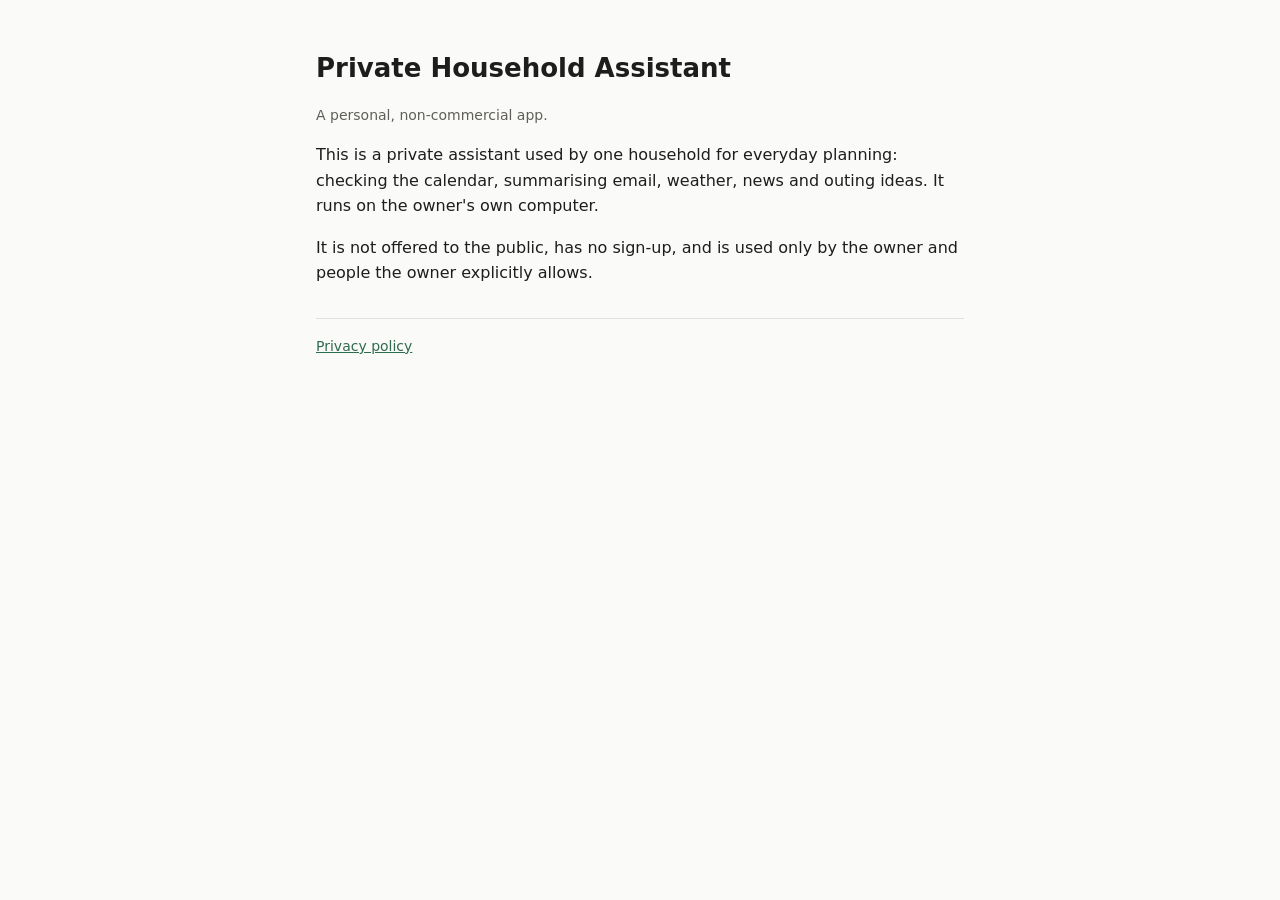
<file: index.html>
<!doctype html>
<html lang="en">
<head>
<meta charset="utf-8">
<meta name="viewport" content="width=device-width, initial-scale=1">
<title>Private Household Assistant</title>
<link rel="stylesheet" href="style.css">
</head>
<body>
<main>
  <h1>Private Household Assistant</h1>
  <p class="muted">A personal, non-commercial app.</p>
  <p>This is a private assistant used by one household for everyday planning: checking the calendar,
  summarising email, weather, news and outing ideas. It runs on the owner's own computer.</p>
  <p>It is not offered to the public, has no sign-up, and is used only by the owner and people the
  owner explicitly allows.</p>
  <nav><a href="privacy.html">Privacy policy</a></nav>
</main>
</body>
</html>
</file>
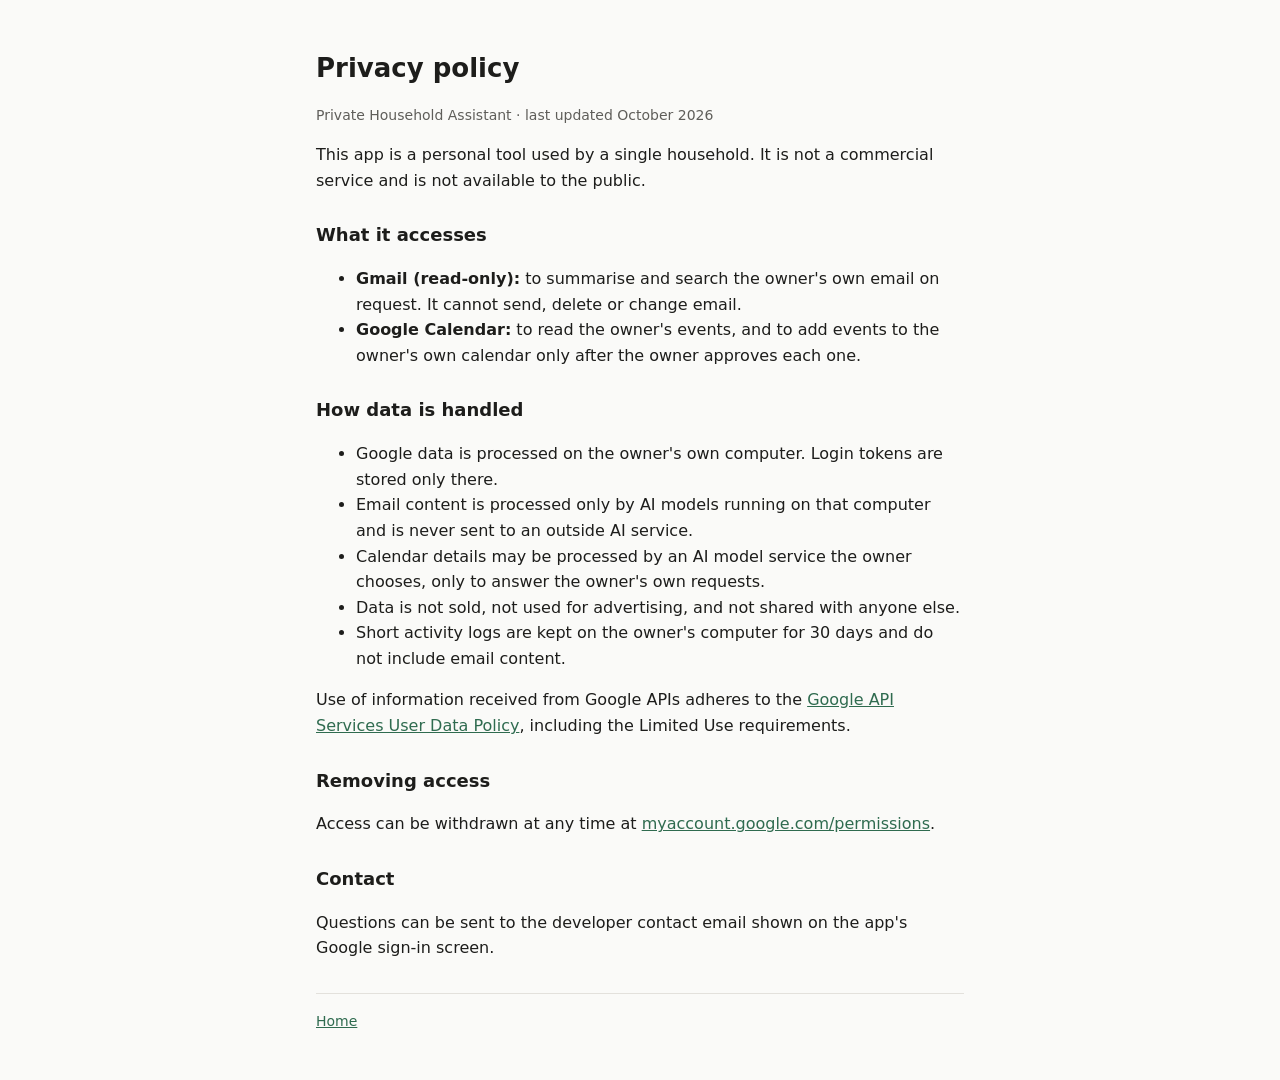
<file: privacy.html>
<!doctype html>
<html lang="en">
<head>
<meta charset="utf-8">
<meta name="viewport" content="width=device-width, initial-scale=1">
<title>Privacy Policy</title>
<link rel="stylesheet" href="style.css">
</head>
<body>
<main>
  <h1>Privacy policy</h1>
  <p class="muted">Private Household Assistant · last updated October 2026</p>

  <p>This app is a personal tool used by a single household. It is not a commercial service and is not
  available to the public.</p>

  <h2>What it accesses</h2>
  <ul>
    <li><strong>Gmail (read-only):</strong> to summarise and search the owner's own email on request. It cannot send,
    delete or change email.</li>
    <li><strong>Google Calendar:</strong> to read the owner's events, and to add events to the owner's own calendar only
    after the owner approves each one.</li>
  </ul>

  <h2>How data is handled</h2>
  <ul>
    <li>Google data is processed on the owner's own computer. Login tokens are stored only there.</li>
    <li>Email content is processed only by AI models running on that computer and is never sent to an outside AI
    service.</li>
    <li>Calendar details may be processed by an AI model service the owner chooses, only to answer the owner's own
    requests.</li>
    <li>Data is not sold, not used for advertising, and not shared with anyone else.</li>
    <li>Short activity logs are kept on the owner's computer for 30 days and do not include email content.</li>
  </ul>

  <p>Use of information received from Google APIs adheres to the
  <a href="https://developers.google.com/terms/api-services-user-data-policy">Google API Services User Data Policy</a>,
  including the Limited Use requirements.</p>

  <h2>Removing access</h2>
  <p>Access can be withdrawn at any time at
  <a href="https://myaccount.google.com/permissions">myaccount.google.com/permissions</a>.</p>

  <h2>Contact</h2>
  <p>Questions can be sent to the developer contact email shown on the app's Google sign-in screen.</p>

  <nav><a href="index.html">Home</a></nav>
</main>
</body>
</html>
</file>
<file: style.css>
:root { --bg: #fafaf8; --text: #1d1d1b; --muted: #5f5e5a; --line: #e3e1dc; --link: #2f6b4f; }
@media (prefers-color-scheme: dark) { :root { --bg: #171716; --text: #ecebe7; --muted: #a3a19b; --line: #34332f; --link: #7fbf9c; } }
* { box-sizing: border-box; }
body { margin: 0; background: var(--bg); color: var(--text); font: 16px/1.6 system-ui, -apple-system, "Segoe UI", sans-serif; }
main { max-width: 680px; margin: 0 auto; padding: 48px 16px; }
h1 { font-size: 26px; margin: 0 0 8px; } h2 { font-size: 18px; margin: 28px 0 6px; }
p, li { color: var(--text); } .muted { color: var(--muted); font-size: 14px; }
a { color: var(--link); } nav { margin-top: 32px; padding-top: 16px; border-top: 1px solid var(--line); font-size: 14px; }
</file>
